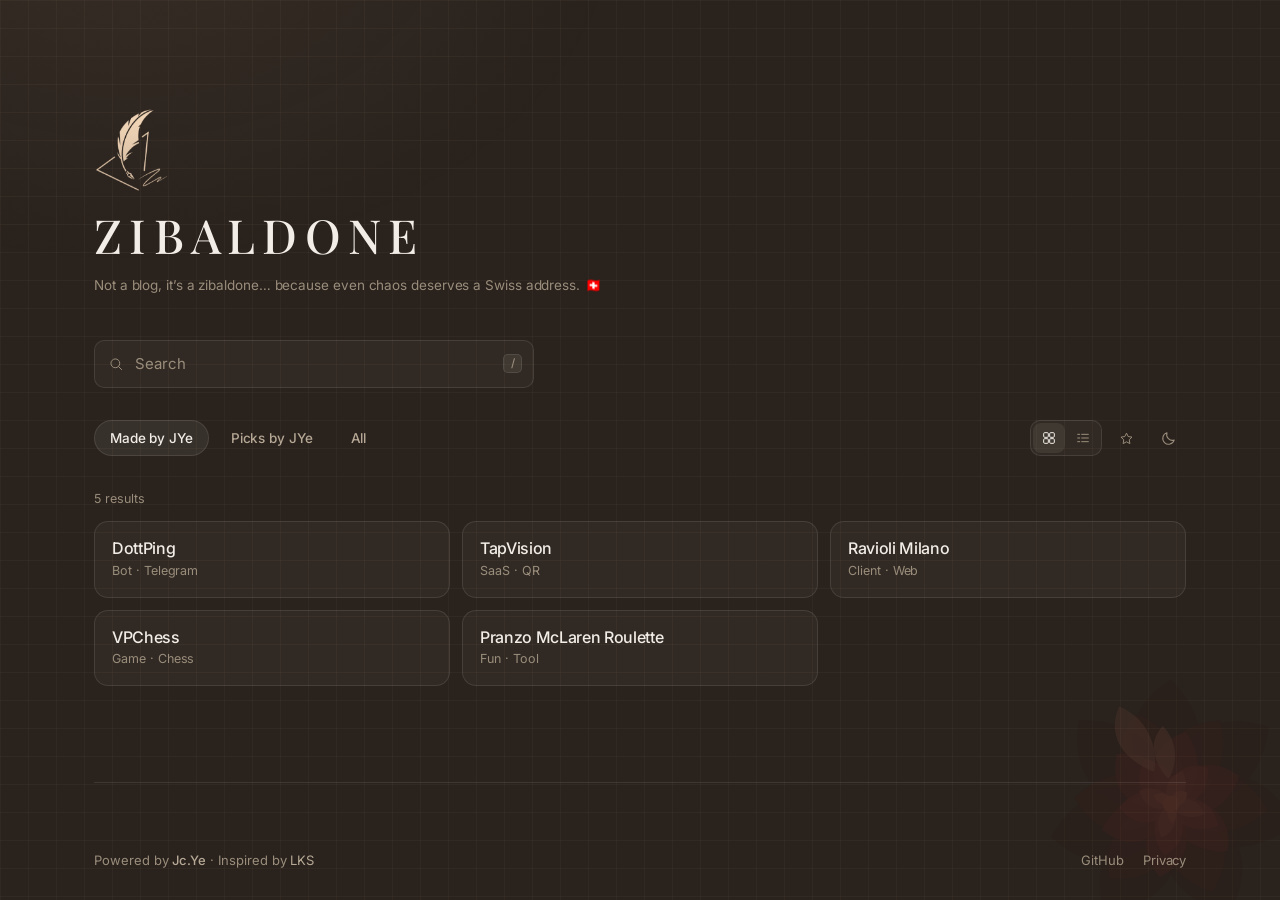
<file: index.html>
<!DOCTYPE html>
<html lang="en" data-theme="dark">
<head>
<meta charset="utf-8">
<meta name="viewport" content="width=device-width, initial-scale=1, viewport-fit=cover">
<!-- No `media` here on purpose: the page no longer follows the OS, so the
     browser chrome must not either. applyTheme() keeps this in step with the
     visitor's actual choice. -->
<meta name="theme-color" content="#29221D">

<title>Zibaldone</title>
<meta name="description" content="Zibaldone.ch — pages built by Jiancheng Ye, and a few worth keeping open.">
<meta name="author" content="Jiancheng Ye">

<meta property="og:type" content="website">
<meta property="og:site_name" content="Zibaldone">
<meta property="og:title" content="Zibaldone">
<meta property="og:description" content="Pages built by Jiancheng Ye, and a few worth keeping open.">
<meta property="og:url" content="https://zibaldone.ch/">
<meta name="twitter:card" content="summary_large_image">

<link rel="canonical" href="https://zibaldone.ch/">
<link rel="icon" href="assets/img/favicon-32.png" sizes="32x32" type="image/png">
<link rel="apple-touch-icon" href="assets/img/favicon-180.png">

<link rel="preconnect" href="https://fonts.googleapis.com">
<link rel="preconnect" href="https://fonts.gstatic.com" crossorigin>
<!-- Playfair Display is now loaded ROMAN, not italic: the logo sets ZIBALDONE
     upright, in caps, on a wide track, and the wordmark below reproduces that
     lockup in live text rather than as a second image. -->
<link rel="stylesheet" href="https://fonts.googleapis.com/css2?family=Inter:wght@400;500;600&family=Playfair+Display:wght@400;500&display=swap">

<link rel="stylesheet" href="assets/css/style.css">

<!-- The one inline script on the page, and it earns its place: it stamps the
     saved theme onto <html> before first paint. Loading it with the rest of
     app.js would flash a full-screen light page at every visitor.

     Ink is the default for everyone on a first visit — the site does NOT
     follow prefers-color-scheme. Owner's call: the logo is drawn in cream on
     brown, and that is how the site should introduce itself. Paper is a
     choice you make, and once made it is remembered. -->
<script>
(function () {
  try {
    var saved = localStorage.getItem('zibaldone.theme.v1');
    document.documentElement.dataset.theme = saved === 'light' ? 'light' : 'dark';
  } catch (e) { /* private mode — the dark default in the markup stands */ }
})();
</script>
</head>

<body>
<a class="skip-link" href="#list">Skip to the list</a>

<div class="bg" aria-hidden="true"></div>
<!-- The pen-nib corner mark is gone: the logo is a quill, so the two were
     saying the same thing twice. The rose stays — it is a separate motif. -->
<img class="corner-mark corner-mark--rose" src="assets/img/rose-mark.svg" alt="" aria-hidden="true">

<div class="shell">

  <header class="head">
    <!-- Two tints of one emblem, swapped by theme, so the mark is never a pale
         cream shape sitting on a bright sheet. Decorative: the <h1> below is
         the real name, so this is hidden from assistive tech. -->
    <img class="logo logo--ink"   src="assets/img/logo-mark.png"       alt="" aria-hidden="true" width="235" height="264">
    <img class="logo logo--paper" src="assets/img/logo-mark-paper.png" alt="" aria-hidden="true" width="235" height="264">

    <h1 class="wordmark"><span>Zibaldone</span></h1>
    <p class="tagline">Not a blog, it&rsquo;s a zibaldone&hellip; because even chaos deserves a Swiss address. <span class="tagline__ch">&#127464;&#127469;</span></p>

    <form class="search" role="search" onsubmit="return false">
      <svg class="search__icon" viewBox="0 0 24 24" aria-hidden="true">
        <circle cx="11" cy="11" r="6.6" fill="none" stroke="currentColor" stroke-width="1.5"/>
        <path d="M15.9 15.9L20.5 20.5" stroke="currentColor" stroke-width="1.5" stroke-linecap="round"/>
      </svg>
      <input id="q" class="search__input" type="search" autocomplete="off"
             placeholder="Search" aria-label="Search sites" spellcheck="false">
      <kbd class="search__hint" aria-hidden="true">/</kbd>
      <button id="qClear" class="search__clear" type="button" aria-label="Clear search" hidden>
        <svg viewBox="0 0 24 24" aria-hidden="true">
          <path d="M7 7l10 10M17 7L7 17" stroke="currentColor" stroke-width="1.8" stroke-linecap="round"/>
        </svg>
      </button>
    </form>

    <div class="toolbar">
      <div class="chips" id="chips" role="tablist" aria-label="Collections"></div>

      <div class="tools">
        <div class="seg" role="group" aria-label="Layout">
          <button class="seg__btn" type="button" data-view="grid" aria-pressed="true" aria-label="Grid view" title="Grid">
            <svg viewBox="0 0 24 24" aria-hidden="true">
              <rect x="4" y="4" width="7" height="7" rx="1.6" fill="none" stroke="currentColor" stroke-width="1.5"/>
              <rect x="13" y="4" width="7" height="7" rx="1.6" fill="none" stroke="currentColor" stroke-width="1.5"/>
              <rect x="4" y="13" width="7" height="7" rx="1.6" fill="none" stroke="currentColor" stroke-width="1.5"/>
              <rect x="13" y="13" width="7" height="7" rx="1.6" fill="none" stroke="currentColor" stroke-width="1.5"/>
            </svg>
          </button>
          <button class="seg__btn" type="button" data-view="index" aria-pressed="false" aria-label="Index view" title="Index">
            <svg viewBox="0 0 24 24" aria-hidden="true">
              <path d="M4 6.5h3M4 12h3M4 17.5h3M10 6.5h10M10 12h10M10 17.5h10"
                    stroke="currentColor" stroke-width="1.5" stroke-linecap="round"/>
            </svg>
          </button>
        </div>

        <button id="favBtn" class="icon-btn" type="button" aria-pressed="false"
                aria-label="Show only saved" title="Saved">
          <svg viewBox="0 0 24 24" aria-hidden="true">
            <path d="M12 4.4l2.4 4.87 5.37.78-3.89 3.79.92 5.36L12 16.66l-4.8 2.54.92-5.36-3.89-3.79 5.37-.78z"
                  fill="none" stroke="currentColor" stroke-width="1.4" stroke-linejoin="round"/>
          </svg>
        </button>

        <button id="themeBtn" class="icon-btn" type="button" aria-label="Switch to paper theme" title="Theme">
          <svg class="icon-moon" viewBox="0 0 24 24" aria-hidden="true">
            <path d="M20 14.2A8.2 8.2 0 019.8 4a8.2 8.2 0 1010.2 10.2z"
                  fill="none" stroke="currentColor" stroke-width="1.5" stroke-linejoin="round"/>
          </svg>
          <svg class="icon-sun" viewBox="0 0 24 24" aria-hidden="true">
            <circle cx="12" cy="12" r="4.1" fill="none" stroke="currentColor" stroke-width="1.5"/>
            <path d="M12 3.2v2.1M12 18.7v2.1M3.2 12h2.1M18.7 12h2.1M5.8 5.8l1.5 1.5M16.7 16.7l1.5 1.5M18.2 5.8l-1.5 1.5M7.3 16.7l-1.5 1.5"
                  stroke="currentColor" stroke-width="1.5" stroke-linecap="round"/>
          </svg>
        </button>
      </div>
    </div>
  </header>

  <main>
    <p class="count" id="count" role="status" aria-live="polite"></p>

    <section id="list" class="list list--grid" aria-label="Sites"></section>

    <div id="empty" class="empty" hidden>
      <p>No matches. <button type="button" class="linklike" id="resetBtn">Reset</button></p>
    </div>
  </main>

  <footer class="foot">
    <p class="foot__credit">Powered by <span class="foot__name">Jc.Ye</span> <span class="foot__inspired">&middot; Inspired by <a href="https://github.com/xiangjianan" target="_blank" rel="noopener noreferrer">LKS</a></span></p>
    <nav class="foot__links" aria-label="Elsewhere">
      <a href="https://github.com/skymemoryGit" target="_blank" rel="noopener noreferrer">GitHub</a>
      <a href="privacy.html">Privacy</a>
    </nav>
  </footer>

</div>

<script src="assets/js/data.js"></script>
<script src="assets/js/app.js"></script>
</body>
</html>
</file>
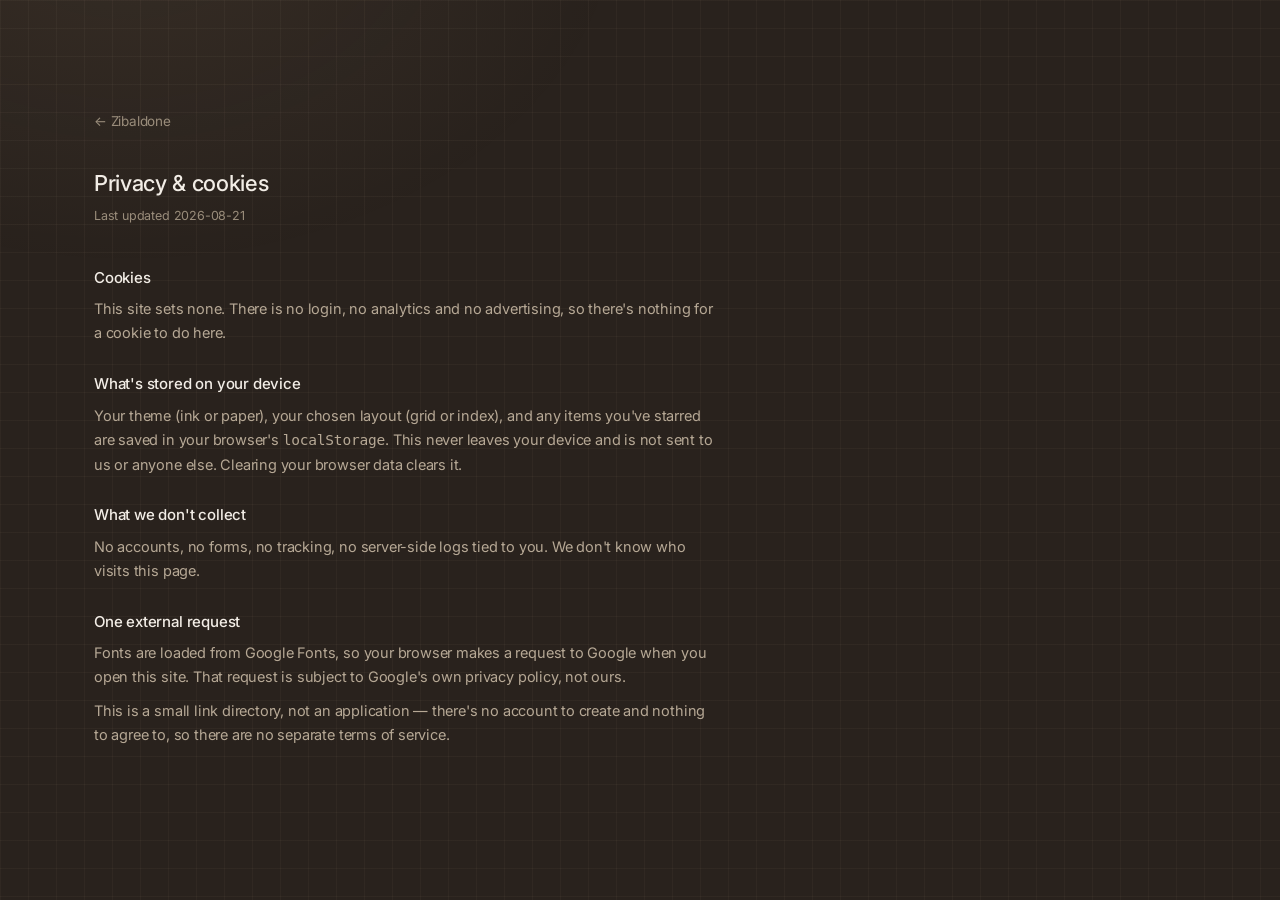
<file: privacy.html>
<!DOCTYPE html>
<html lang="en" data-theme="dark">
<head>
<meta charset="utf-8">
<meta name="viewport" content="width=device-width, initial-scale=1, viewport-fit=cover">
<meta name="theme-color" content="#29221D">
<meta name="robots" content="noindex">

<title>Privacy — Zibaldone</title>
<meta name="description" content="What Zibaldone.ch stores, and what it doesn't.">

<link rel="canonical" href="https://zibaldone.ch/privacy.html">
<link rel="icon" href="assets/img/favicon-32.png" sizes="32x32" type="image/png">
<link rel="apple-touch-icon" href="assets/img/favicon-180.png">

<link rel="preconnect" href="https://fonts.googleapis.com">
<link rel="preconnect" href="https://fonts.gstatic.com" crossorigin>
<link rel="stylesheet" href="https://fonts.googleapis.com/css2?family=Inter:wght@400;500;600&family=Playfair+Display:wght@400;500&display=swap">

<link rel="stylesheet" href="assets/css/style.css">

<script>
(function () {
  try {
    var saved = localStorage.getItem('zibaldone.theme.v1');
    document.documentElement.dataset.theme = saved === 'light' ? 'light' : 'dark';
  } catch (e) { /* private mode */ }
})();
</script>
</head>

<body>
<div class="bg" aria-hidden="true"></div>

<div class="shell">
  <main class="legal">
    <a class="back" href="index.html">&larr; Zibaldone</a>

    <h1>Privacy &amp; cookies</h1>
    <p class="legal__updated">Last updated 2026-08-21</p>

    <h2>Cookies</h2>
    <p>This site sets none. There is no login, no analytics and no
       advertising, so there's nothing for a cookie to do here.</p>

    <h2>What's stored on your device</h2>
    <p>Your theme (ink or paper), your chosen layout (grid or index), and any
       items you've starred are saved in your browser's <code>localStorage</code>.
       This never leaves your device and is not sent to us or anyone else.
       Clearing your browser data clears it.</p>

    <h2>What we don't collect</h2>
    <p>No accounts, no forms, no tracking, no server-side logs tied to you.
       We don't know who visits this page.</p>

    <h2>One external request</h2>
    <p>Fonts are loaded from Google Fonts, so your browser makes a request to
       Google when you open this site. That request is subject to
       <a href="https://policies.google.com/privacy" target="_blank" rel="noopener noreferrer">Google's own privacy policy</a>,
       not ours.</p>

    <p>This is a small link directory, not an application — there's no
       account to create and nothing to agree to, so there are no separate
       terms of service.</p>
  </main>
</div>
</body>
</html>
</file>
<file: assets/css/style.css>
/* =============================================================================
 *  zibaldone.ch — style.css
 *
 *  Same page it has always been: a wordmark, a search field, chips, a compact
 *  list of links. No hero, no featured object, no about, no CTA — that
 *  homepage was built once and thrown out, and this is not a second attempt.
 *
 *  Three things carry the current design, and all three are material or
 *  interaction rather than new structure:
 *
 *    1. THE LOGO SETS THE PALETTE. Every colour is sampled from main2.png,
 *       including the page background, and the notebook ruling behind
 *       everything is the same grid the logo is printed on.
 *
 *    2. INK / PAPER. The site is a zibaldone — a commonplace notebook. Dark is
 *       ink at night, light is warm paper. Every colour is a token that
 *       resolves per theme; nothing is hardcoded outside the :root blocks.
 *
 *    3. GRID / INDEX. The same items render as a card grid or as a notebook
 *       index. Crucially these are the *same DOM nodes* under a different
 *       layout, which is what lets them physically travel between the two.
 *
 *  The accent is the only colour on the page, and the caption is hover-only in
 *  both views — it never takes up layout.
 * =========================================================================== */

/* ---------------------------------------------------------------- tokens -- */
/* Ink is the default and the identity; paper is a full override further down,
   never a filter or an inversion of this block.

   Every colour below is sampled from the logo, not invented next to it:
   #29221D is the exact field the emblem sits on, and #EFD3B5 is the exact
   cream of the quill. The page and the mark are the same material, which is
   why the logo needs no plate, no box and no drop shadow to sit on it. */
:root {
  --bg:        #29221D;   /* the logo's own ground */
  --bg-2:      #241E1A;
  --surface:   rgba(243, 237, 230, .04);
  --surface-2: rgba(243, 237, 230, .075);

  --line:      rgba(243, 237, 230, .10);
  --line-2:    rgba(243, 237, 230, .20);

  --ink:       #F2EDE6;   /* 13.6:1 */
  --ink-2:     #B6A895;   /*  6.7:1 */
  --ink-3:     #9A8D7B;   /*  4.8:1 */

  /* Deepened a step from the logo's #EFD3B5. At the source value the accent
     and --ink sit almost on top of each other in lightness, and an accent that
     reads as "the white, but warm" stops being an accent at all. */
  --accent:    #E8C49B;   /*  9.6:1 */
  --glow:      rgba(232, 196, 155, .07);

  --rule:      rgba(239, 211, 181, .04);   /* the notebook ruling */
  --rule-step: 28px;

  --tip-bg:    rgba(24, 19, 16, .975);
  --tip-line:  rgba(243, 237, 230, .16);
  --tip-ink:   #F2EDE6;

  --mark-blend: normal;
  --mark-rose:  .16;

  --font: 'Inter', -apple-system, BlinkMacSystemFont, 'SF Pro Text',
          'Segoe UI', Roboto, Helvetica, Arial, sans-serif;
  --font-display: 'Playfair Display', Georgia, 'Times New Roman', serif;

  --r:     14px;
  --pad:   clamp(20px, 5vw, 44px);
  --maxw:  1180px;

  /* One easing, three durations. Everything on the page picks from here, so
     the whole interface moves with a single rhythm. */
  --ease:  cubic-bezier(.32, .72, 0, 1);
  --fast:  .2s;
  --mid:   .34s;
  --slow:  .42s;
}

/* PAPER — the sheet the notebook is made of, warm, never #FFF: a cold white
   would undo the same warmth the ink theme is built on. The accent has to drop
   to #7F6036 here, because the logo's cream is about 1.2:1 on a light sheet and
   would vanish as text, as a focus ring and as an icon. Same colour, same job,
   different weight. */
:root[data-theme="light"] {
  --bg:        #F5EDE1;
  --bg-2:      #EDE3D4;
  --surface:   rgba(36, 30, 26, .032);
  --surface-2: rgba(36, 30, 26, .06);

  --line:      rgba(36, 30, 26, .11);
  --line-2:    rgba(36, 30, 26, .24);

  --ink:       #241E1A;   /* 14.2:1 */
  --ink-2:     #5C5044;   /*  6.7:1 */
  --ink-3:     #736759;   /*  4.8:1 */

  --accent:    #7F6036;   /*  5.0:1 */
  --glow:      rgba(127, 96, 54, .06);

  --rule:      rgba(41, 34, 29, .05);

  --mark-blend: multiply;
  --mark-rose:  .14;
}

/* ------------------------------------------------------------------ base -- */
*, *::before, *::after { box-sizing: border-box; }
html { -webkit-text-size-adjust: 100%; }

body {
  margin: 0;
  min-height: 100svh;
  background: var(--bg);
  color: var(--ink);
  font-family: var(--font);
  font-size: 16px;
  line-height: 1.5;
  letter-spacing: -.012em;
  -webkit-font-smoothing: antialiased;
  -moz-osx-font-smoothing: grayscale;
  overflow-x: hidden;
  transition: background var(--mid) var(--ease), color var(--mid) var(--ease);
}

a { color: inherit; text-decoration: none; }
button { font: inherit; color: inherit; }
h1, h2, p { margin: 0; }
[hidden] { display: none !important; }

::selection { background: var(--accent); color: var(--bg); }

:focus-visible { outline: 2px solid var(--accent); outline-offset: 3px; border-radius: 8px; }

.skip-link {
  position: absolute; left: -9999px; top: 0; z-index: 99;
  background: var(--ink); color: var(--bg); padding: 10px 16px; font-weight: 500;
}
.skip-link:focus { left: 0; }

/* The logo is drawn on ruled paper — a faint grid at a ~29px pitch, measured
   off the source file. Reproducing it across the whole viewport is what makes
   the emblem look like it belongs to the page rather than like a PNG pasted
   onto it. It is texture, not illustration: two hairline gradients, no image,
   and it sits under everything at z-index -1. */
.bg {
  position: fixed; inset: 0; z-index: -1; pointer-events: none;
  background:
    radial-gradient(56vmax 40vmax at 10% -10%, var(--glow), transparent 70%),
    repeating-linear-gradient(to right,  var(--rule) 0 1px, transparent 1px var(--rule-step)),
    repeating-linear-gradient(to bottom, var(--rule) 0 1px, transparent 1px var(--rule-step));
  transition: background var(--mid) var(--ease);
}
/* The ruling is the one thing that reads as clutter behind a dense grid of
   cards on a small screen, so it fades out with the corner marks. */
@media (max-width: 760px) {
  .bg { background: radial-gradient(70vmax 50vmax at 10% -10%, var(--glow), transparent 70%); }
}

/* Corner marks: unchanged artwork, fixed to the viewport, in the margin and
   never over a card. On paper they switch to multiply so the rose sinks into
   the sheet instead of sitting on top of it as a bright sticker. */
.corner-mark {
  position: fixed; z-index: -1;
  pointer-events: none; user-select: none;
  mix-blend-mode: var(--mark-blend);
  transition: opacity var(--mid) var(--ease);
}
.corner-mark--rose {
  right: clamp(-70px, -5vw, -24px);
  bottom: clamp(-80px, -6vw, -30px);
  width: clamp(240px, 27vw, 460px);
  opacity: var(--mark-rose);
}
@media (max-width: 760px) { .corner-mark { display: none; } }

.shell {
  max-width: var(--maxw);
  margin-inline: auto;
  padding: clamp(56px, 12vh, 120px) var(--pad) 0;
  display: flex; flex-direction: column;
  min-height: 100svh;
}
/* The top padding is measured in vh, which is generous breathing room on a
   desktop window and a dead zone on a phone: a tall handset makes 12vh ~150px,
   so the logo starts a thumb-length down the screen with nothing above it.
   Phones get a flat value instead — there is no room to spend up here. */
@media (max-width: 760px) {
  .shell { padding-top: 30px; }
}

/* ================================================================= HEADER == */
.head { margin-bottom: clamp(22px, 3.4vw, 34px); }

/* The emblem, at letterhead scale. It is not a hero image: it sits flush left
   above the name, the way it does in the logo, and it is deliberately small
   enough that the search field is still the first thing you can act on. */
.logo {
  display: block;
  height: clamp(58px, 9vw, 84px);
  width: auto;
  margin-bottom: clamp(12px, 1.8vw, 18px);
  user-select: none;
  animation: logo-in .7s var(--ease) both;
}
:root[data-theme="light"] .logo--ink   { display: none; }
:root[data-theme="dark"]  .logo--paper { display: none; }
@keyframes logo-in { from { opacity: 0; transform: translateY(8px); } }

/* Set from the logo, not from the old site: upright (the logo is not italic),
   caps, and on a wide track. Uppercase serif at this size reads as a solid
   block without the extra letter-spacing — the tracking is what turns it back
   into the inscriptional lockup the emblem is drawn to sit above. */
.wordmark {
  font-family: var(--font-display);
  font-size: clamp(27px, 5.6vw, 47px);
  font-weight: 500;
  text-transform: uppercase;
  letter-spacing: .155em;
  line-height: 1.05;
  /* tracking adds space after the final letter too — pull it back so the
     wordmark still aligns flush left with the emblem and the tagline */
  margin: 0 0 clamp(10px, 1.8vw, 16px) 0;
  text-indent: .0em;
  user-select: none;
}
/* The sheen now reads from tokens, so it passes through the right champagne in
   whichever theme is active. background-size:300% keeps both ends solid ink. */
.wordmark span {
  display: inline-block;
  background: linear-gradient(100deg,
              var(--ink)     0%,
              var(--ink)    43%,
              var(--accent) 52%,
              var(--ink)    62%,
              var(--ink)   100%);
  background-size: 300% 100%;
  background-position: 0 0;
  -webkit-background-clip: text;
  background-clip: text;
  color: transparent;
  animation: sheen 2.1s var(--ease) .45s both;   /* lands after the emblem */
}
@keyframes sheen {
  from { background-position: 100% 0; opacity: 0; transform: translateY(10px); }
  30%  { opacity: 1; transform: none; }
  to   { background-position: 0 0;    opacity: 1; transform: none; }
}

.tagline {
  max-width: 68ch;
  margin-bottom: clamp(26px, 5vw, 44px);
  font-size: 13.5px;
  line-height: 1.5;
  color: var(--ink-3);
  letter-spacing: -.006em;
}
.tagline__ch { margin-left: 1px; }

/* search ------------------------------------------------------------------ */
.search { position: relative; display: flex; align-items: center; max-width: 440px; }

.search__icon {
  position: absolute; left: 14px; width: 16px; height: 16px;
  color: var(--ink-3); pointer-events: none;
  transition: color var(--fast) var(--ease);
}
.search:focus-within .search__icon { color: var(--accent); }

.search__input {
  width: 100%;
  padding: 12px 42px 12px 40px;
  font: inherit; font-size: 15px;
  color: var(--ink);
  background: var(--surface);
  border: 1px solid var(--line);
  border-radius: 10px;
  transition: background var(--fast) var(--ease), border-color var(--fast) var(--ease);
  -webkit-appearance: none; appearance: none;
}
.search__input::placeholder { color: var(--ink-3); }
.search__input:hover { border-color: var(--line-2); }
.search__input:focus { outline: none; background: var(--surface-2); border-color: var(--line-2); }
.search__input::-webkit-search-cancel-button { display: none; }

/* "/" focuses the field from anywhere. The hint says so, then gets out of the
   way the moment the field is in use — and it is display:none on touch, where
   there is no key to press. */
.search__hint {
  position: absolute; right: 12px;
  display: grid; place-items: center;
  min-width: 19px; height: 19px; padding: 0 5px;
  font: 500 11.5px/1 var(--font);
  color: var(--ink-3);
  background: var(--surface-2);
  border: 1px solid var(--line);
  border-radius: 5px;
  pointer-events: none;
  transition: opacity var(--fast) var(--ease);
}
.search:focus-within .search__hint { opacity: 0; }
@media (hover: none), (pointer: coarse) { .search__hint { display: none; } }

.search__clear {
  position: absolute; right: 9px;
  display: grid; place-items: center;
  width: 24px; height: 24px;
  border: 0; border-radius: 50%;
  background: var(--line-2); color: var(--ink);
  cursor: pointer;
  transition: background var(--fast) var(--ease);
}
.search__clear svg { width: 13px; height: 13px; }
.search__clear:hover { background: var(--line-2); filter: brightness(1.35); }
/* 24px is the right size to draw; it is not a finger target. This grows the
   hit area to 44×44 and draws nothing. Padding would move the icon off-centre. */
.search__clear::before { content: ''; position: absolute; inset: -10px; }

/* toolbar ----------------------------------------------------------------- */
.toolbar {
  margin-top: clamp(22px, 4vw, 32px);
  display: flex; align-items: center; gap: 12px;
}
.chips { display: flex; gap: 6px; min-width: 0; flex: 1 1 auto; }
.tools { flex: none; display: flex; align-items: center; gap: 6px; }

/* Pill chips with a filled selected state — deliberately NOT the underlined
   text-link treatment, which was tried and rejected. */
.chip {
  position: relative;
  padding: 7px 15px;
  border: 1px solid transparent;
  border-radius: 999px;
  background: transparent;
  color: var(--ink-2);
  font-size: 13.5px; font-weight: 500; letter-spacing: -.008em;
  white-space: nowrap; cursor: pointer;
  transition: color var(--fast) var(--ease),
              background var(--fast) var(--ease),
              border-color var(--fast) var(--ease);
}
.chip::before { content: ''; position: absolute; inset: -6px 0; }  /* 48px tap target */
.chip:hover { color: var(--ink); border-color: var(--line); }
.chip[aria-selected="true"] {
  color: var(--ink); background: var(--surface-2); border-color: var(--line);
}

.seg {
  display: flex; gap: 2px; padding: 2px;
  background: var(--surface); border: 1px solid var(--line); border-radius: 10px;
}
.seg__btn {
  position: relative;
  display: grid; place-items: center;
  width: 32px; height: 30px;
  border: 0; border-radius: 8px;
  background: transparent; color: var(--ink-3);
  cursor: pointer;
  transition: color var(--fast) var(--ease), background var(--fast) var(--ease);
}
.seg__btn::before { content: ''; position: absolute; inset: -7px -6px; }  /* 44×44 tap target */
.seg__btn svg { width: 16px; height: 16px; }
.seg__btn:hover { color: var(--ink-2); }
.seg__btn[aria-pressed="true"] { color: var(--ink); background: var(--surface-2); }

.icon-btn {
  position: relative;
  display: grid; place-items: center;
  width: 36px; height: 36px;
  border: 0; border-radius: 50%;
  background: transparent; color: var(--ink-3);
  cursor: pointer;
  transition: color var(--fast) var(--ease), background var(--fast) var(--ease);
}
.icon-btn::before { content: ''; position: absolute; inset: -4px; }
.icon-btn svg { width: 17px; height: 17px; }
.icon-btn:hover { color: var(--ink); background: var(--surface); }
.icon-btn[aria-pressed="true"] { color: var(--accent); }
.icon-btn[aria-pressed="true"] svg path { fill: currentColor; }

/* The theme button swaps glyph with the theme: you see the moon at night and
   the sun on paper, i.e. the state you are in, not the one you would get. */
#themeBtn .icon-sun { display: none; }
:root[data-theme="light"] #themeBtn .icon-moon { display: none; }
:root[data-theme="light"] #themeBtn .icon-sun  { display: block; }

/* On a phone the four tools eat ~160px of the row, which leaves the chips too
   little and cuts "Picks by JYe" mid-word behind the fade. Giving the chips
   the full width instead lets all three sit there uncut, with the tools on
   their own line under them. */
@media (max-width: 620px) {
  .toolbar { flex-wrap: wrap; gap: 10px 12px; }
  .chips   { flex: 1 1 100%; }
  .tools   { margin-left: auto; }
}
/* Still scrollable as a fallback — a longer collection label, or a large
   system font size, can outgrow even the full row. */
@media (max-width: 700px) {
  .chips {
    overflow-x: auto; scrollbar-width: none; -webkit-overflow-scrolling: touch;
    mask-image: linear-gradient(90deg, #000 calc(100% - 20px), transparent);
  }
  .chips::-webkit-scrollbar { display: none; }
}

/* =================================================================== MAIN == */
.count {
  font-size: 12.5px; color: var(--ink-3);
  margin-bottom: 12px; min-height: 1em;
  letter-spacing: -.005em;
}

/* --------------------------------------------------------- the two views -- */
/* One element per site. The container decides whether it is a card or a line
   in an index; the nodes themselves never get rebuilt for a view change, which
   is what makes them able to travel from one layout to the other. */
.list--grid { display: grid; grid-template-columns: 1fr; gap: 10px; }
@media (min-width: 640px)  { .list--grid { grid-template-columns: repeat(2, 1fr); gap: 12px; } }
@media (min-width: 980px)  { .list--grid { grid-template-columns: repeat(3, 1fr); } }
@media (min-width: 1300px) { .list--grid { grid-template-columns: repeat(4, 1fr); } }

.list--index { display: block; border-top: 1px solid var(--line); }

.item {
  position: relative;
  transition: background var(--fast) var(--ease),
              border-color var(--fast) var(--ease),
              transform var(--fast) var(--ease);
}
.item--enter { animation: enter var(--slow) var(--ease) backwards; }
@keyframes enter { from { opacity: 0; transform: translateY(7px); } }

.item__link { position: absolute; inset: 0; z-index: 1; border-radius: inherit; }
.item__link:focus-visible { outline-offset: -4px; }
.item--soon .item__link { cursor: default; }

.item__title { font-size: 16px; font-weight: 500; letter-spacing: -.021em; line-height: 1.3; }
.item__meta {
  font-size: 12.5px; color: var(--ink-3); letter-spacing: -.004em;
  white-space: nowrap; overflow: hidden; text-overflow: ellipsis;
}
/* Dim the text, never the item — opacity on the container would fade the
   tooltip inside it too, and a see-through tooltip is unreadable over a card. */
.item--soon .item__title { color: var(--ink-2); font-weight: 400; }

.item__aside { flex: none; display: flex; align-items: center; gap: 2px; color: var(--ink-3); }
.item__ext {
  width: 13px; height: 13px;
  opacity: 0; transform: translateX(-3px);
  transition: opacity var(--fast) var(--ease), transform var(--fast) var(--ease),
              color var(--fast) var(--ease);
}
.item:hover .item__ext { opacity: 1; transform: none; color: var(--accent); }

.item__num, .item__dots, .item__date { color: var(--ink-3); }
.item__num, .item__date { font-variant-numeric: tabular-nums; font-size: 12px; }

/* ----- grid view ---------------------------------------------------------- */
.list--grid .item {
  display: grid;
  grid-template-columns: minmax(0, 1fr) auto;
  grid-template-areas: "title aside" "meta aside";
  align-items: center;
  gap: 3px 12px;
  padding: 16px 17px;
  background: var(--surface);
  border: 1px solid var(--line);   /* always drawn — the grid is *set* */
  border-radius: var(--r);
}
.list--grid .item__title { grid-area: title; }
.list--grid .item__meta  { grid-area: meta; }
.list--grid .item__aside { grid-area: aside; }
.list--grid .item__num,
.list--grid .item__dots,
.list--grid .item__date { display: none; }

.list--grid .item:hover, .list--grid .item:focus-within {
  background: var(--surface-2);
  border-color: var(--line-2);
  transform: translateY(-2px);
  z-index: 20;                     /* transform makes a stacking context — the
                                      tooltip would otherwise go under siblings */
}

/* ----- index view --------------------------------------------------------- */
/* A notebook index: number, title, a dotted leader, tags, date. No card, no
   fill — the hairline between rows is the whole structure. */
.list--index .item {
  display: flex; align-items: baseline; gap: 12px;
  padding: 13px 8px;
  border-bottom: 1px solid var(--line);
}
.list--index .item__num { flex: none; width: 2.4ch; text-align: right; }
.list--index .item__title { flex: none; }
.list--index .item__dots {
  flex: 1 1 auto; min-width: 18px;
  align-self: center;
  height: 0;
  border-bottom: 1px dotted var(--line-2);
}
.list--index .item__meta { flex: none; max-width: 40%; }
.list--index .item__date { flex: none; }
.list--index .item__aside { align-self: center; }
.list--index .item:hover, .list--index .item:focus-within {
  background: var(--surface);
  z-index: 20;
}

/* On a phone an index row cannot hold five columns. It folds to exactly two
   lines — title with its date, then the tags underneath, hanging off the same
   indent as the title — and drops the dotted leader, which has nothing left to
   lead across. The explicit `order` matters: without it the date wraps onto a
   third line of its own and the row grows to ~117px, which is no longer an
   index you can scan. */
@media (max-width: 620px) {
  .list--index .item {
    flex-wrap: wrap;
    align-items: center;
    gap: 0 12px;
    padding: 12px 6px;
  }
  .list--index .item__dots { display: none; }
  .list--index .item__num   { order: 1; }
  .list--index .item__title { order: 2; flex: 1 1 auto; min-width: 0; }
  .list--index .item__date  { order: 3; margin-left: auto; }
  .list--index .item__aside { order: 4; margin-left: 4px; }
  .list--index .item__meta  {
    order: 5;
    flex: 1 1 100%; max-width: none;
    margin: 2px 0 0 calc(2.4ch + 12px);
  }
}

/* star -------------------------------------------------------------------- */
.star {
  position: relative; z-index: 2;
  display: grid; place-items: center;
  width: 28px; height: 28px;
  border: 0; border-radius: 50%;
  background: transparent; color: var(--ink-3);
  cursor: pointer; opacity: 0;
  transition: opacity var(--fast) var(--ease), color var(--fast) var(--ease),
              transform var(--fast) var(--ease);
}
.star svg { width: 15px; height: 15px; }
.item:hover .star, .star:focus-visible { opacity: 1; }
.star:hover { color: var(--accent); }
.star[aria-pressed="true"] { opacity: 1; color: var(--accent); }
.star[aria-pressed="true"] svg path { fill: currentColor; }
.star--pop { animation: pop .32s var(--ease); }
@keyframes pop { 40% { transform: scale(1.28); } }

/* The star's hit area only grows on touch: it sits above .item__link, so a
   44px zone would eat card clicks along the right edge on desktop, where a
   mouse can hit 28px exactly. */
@media (hover: none), (pointer: coarse) {
  .star { opacity: .45; }
  .star::before { content: ''; position: absolute; inset: -8px; }
}

/* ------------------------------------------------------------- tooltip --- */
/* Hover-only, floating, in BOTH views. It never takes up layout, so neither
   the grid nor the index ever shifts. */
.tip {
  position: absolute;
  bottom: calc(100% + 10px);
  left: 50%;
  z-index: 30;
  width: max-content;
  max-width: min(272px, 78vw);
  padding: 10px 14px;
  font-size: 12.8px; line-height: 1.48;
  color: var(--tip-ink);
  letter-spacing: -.006em;
  text-align: center;
  background: var(--tip-bg);
  border: .5px solid var(--tip-line);
  border-radius: 10px;
  box-shadow: 0 16px 40px -14px rgba(0, 0, 0, .55);
  -webkit-backdrop-filter: saturate(170%) blur(20px);
  backdrop-filter: saturate(170%) blur(20px);
  opacity: 0; visibility: hidden;
  transform: translate(-50%, 4px) scale(.97);
  transform-origin: 50% 100%;
  transition: opacity var(--fast) var(--ease),
              transform var(--fast) var(--ease),
              visibility 0s linear var(--fast);
  pointer-events: none;
}
.tip::after {
  content: '';
  position: absolute; top: 100%; left: 50%;
  width: 9px; height: 9px;
  margin: -5px 0 0 -4.5px;
  background: inherit;
  border-right: .5px solid var(--tip-line);
  border-bottom: .5px solid var(--tip-line);
  border-bottom-right-radius: 2px;
  transform: rotate(45deg);
}

@media (hover: hover) and (pointer: fine) {
  .item:hover .tip, .item:focus-within .tip {
    opacity: 1; visibility: visible;
    transform: translate(-50%, 0) scale(1);
    transition-delay: .1s, .1s, 0s;
  }
  /* Nothing sits above the first row, so its tooltip flips underneath.
     This whole block stays inside the hover guard: on touch the caption is a
     static line and a stray transform/top would drag it out of the item. */
  .item--flip .tip {
    bottom: auto; top: calc(100% + 10px);
    transform-origin: 50% 0;
    transform: translate(-50%, -4px) scale(.97);
  }
  .item--flip .tip::after {
    top: auto; bottom: 100%;
    margin: 0 0 -5px -4.5px;
    border: 0;
    border-left: .5px solid var(--tip-line);
    border-top: .5px solid var(--tip-line);
    border-top-left-radius: 2px;
  }
  .item--flip:hover .tip, .item--flip:focus-within .tip {
    transform: translate(-50%, 0) scale(1);
  }
}

/* Touch has no hover, so the caption drops into the flow as a quiet line. */
@media (hover: none), (pointer: coarse) {
  .tip {
    position: static;
    opacity: 1; visibility: visible; transform: none;
    width: auto; max-width: none;
    padding: 0; margin-top: 4px;
    background: none; border: 0; box-shadow: none;
    backdrop-filter: none; -webkit-backdrop-filter: none;
    text-align: left;
    font-size: 13.5px; line-height: 1.5; color: var(--ink-2);
  }
  .tip::after { display: none; }

  .list--grid .item {
    grid-template-areas: "title aside" "tip aside" "meta aside";
    align-items: start;
    padding: 15px 16px;
  }
  .list--grid .tip { grid-area: tip; }
  .list--grid .item__meta { margin-top: 8px; }
  .list--grid .item__aside { align-self: start; margin-top: 1px; }

  /* In the index the caption would double every row's height, and the index
     exists precisely to be scanned quickly. It stays hidden there. */
  .list--index .tip { display: none; }
}

/* --------------------------------------------------------------- empty --- */
.empty { padding: 56px 0; color: var(--ink-2); font-size: 15px; }
.linklike {
  border: 0; background: none; padding: 0;
  color: var(--accent); cursor: pointer;
  text-decoration: underline; text-underline-offset: 3px;
}

/* ---------------------------------------------------------------- legal -- */
/* privacy.html only. Plain prose, not a second design system: same tokens,
   same shell, just readable line length instead of a grid. */
.legal { max-width: 62ch; padding-bottom: clamp(40px, 7vw, 68px); }
.legal h1 { font-size: 22px; font-weight: 500; letter-spacing: -.015em; margin-bottom: 6px; }
.legal .legal__updated { font-size: 12.5px; color: var(--ink-3); margin-bottom: clamp(28px, 5vw, 40px); }
.legal h2 { font-size: 15px; font-weight: 500; margin: 28px 0 8px; }
.legal p { color: var(--ink-2); font-size: 14.5px; line-height: 1.65; }
.legal p + p { margin-top: 10px; }
.legal .back {
  display: inline-flex; align-items: center; gap: 6px;
  font-size: 13.5px; color: var(--ink-3); margin-bottom: clamp(24px, 4vw, 36px);
  transition: color var(--fast) var(--ease);
}
.legal .back:hover { color: var(--ink); }

/* =================================================================== FOOT == */
.foot {
  margin-top: auto;
  padding: clamp(40px, 7vw, 68px) 0 max(30px, env(safe-area-inset-bottom));
  display: flex; align-items: center; justify-content: space-between;
  flex-wrap: wrap; gap: 12px 22px;
  font-size: 13px; color: var(--ink-3);
  border-top: 1px solid var(--line);
}
.foot__credit { letter-spacing: -.004em; }
.foot__name { color: var(--ink-2); font-weight: 500; }
.foot__inspired { color: var(--ink-3); }
.foot__inspired a { color: var(--ink-2); }
.foot__links { display: flex; align-items: center; gap: 20px; }
.foot a { transition: color var(--fast) var(--ease); }
.foot a:hover { color: var(--ink); }

/* -------------------------------------------------------- a11y / motion -- */
/* Extend this block if you add animation. The FLIP transition in app.js is
   also gated in JS — CSS alone cannot cancel a Web Animations call. */
@media (prefers-reduced-motion: reduce) {
  *, *::before, *::after {
    animation-duration: .001ms !important;
    animation-iteration-count: 1 !important;
    transition-duration: .001ms !important;
  }
  .wordmark span { background-position: 0 0; opacity: 1; }
  .logo { opacity: 1; transform: none; }
  .list--grid .item:hover { transform: none; }
}

@media print {
  .bg, .corner-mark, .toolbar, .search, .star, .skip-link { display: none !important; }
  /* Paper prints on paper — the cream mark would come out as a ghost even if
     the visitor was browsing in the dark theme when they hit print. */
  .logo--ink   { display: none  !important; }
  .logo--paper { display: block !important; }
  body { background: #fff; color: #000; }
  .list--grid .item { break-inside: avoid; border: 1px solid #ccc; }
  .tip { position: static; opacity: 1; visibility: visible; transform: none;
         background: none; border: 0; box-shadow: none; color: #444; }
}

/* -----------------------------------------------------------------------------
 *  Contrast, measured — not eyeballed. Every value below is the ratio against
 *  that theme's --bg. The quiet greys are the ones that drift, so they carry
 *  the note: --ink-3 was #6B6862 (3.54:1) on the old site and failed the 4.5:1
 *  floor for body text. It carries the tagline, meta lines, count and footer.
 *
 *      ink        ink 13.6 : 1      paper 14.2 : 1
 *      ink-2      ink  6.7 : 1      paper  6.7 : 1
 *      ink-3      ink  4.8 : 1      paper  4.8 : 1
 *      accent     ink  9.6 : 1      paper  5.0 : 1
 *
 *  Measure before retuning any of them darker.
 * -------------------------------------------------------------------------- */
</file>
